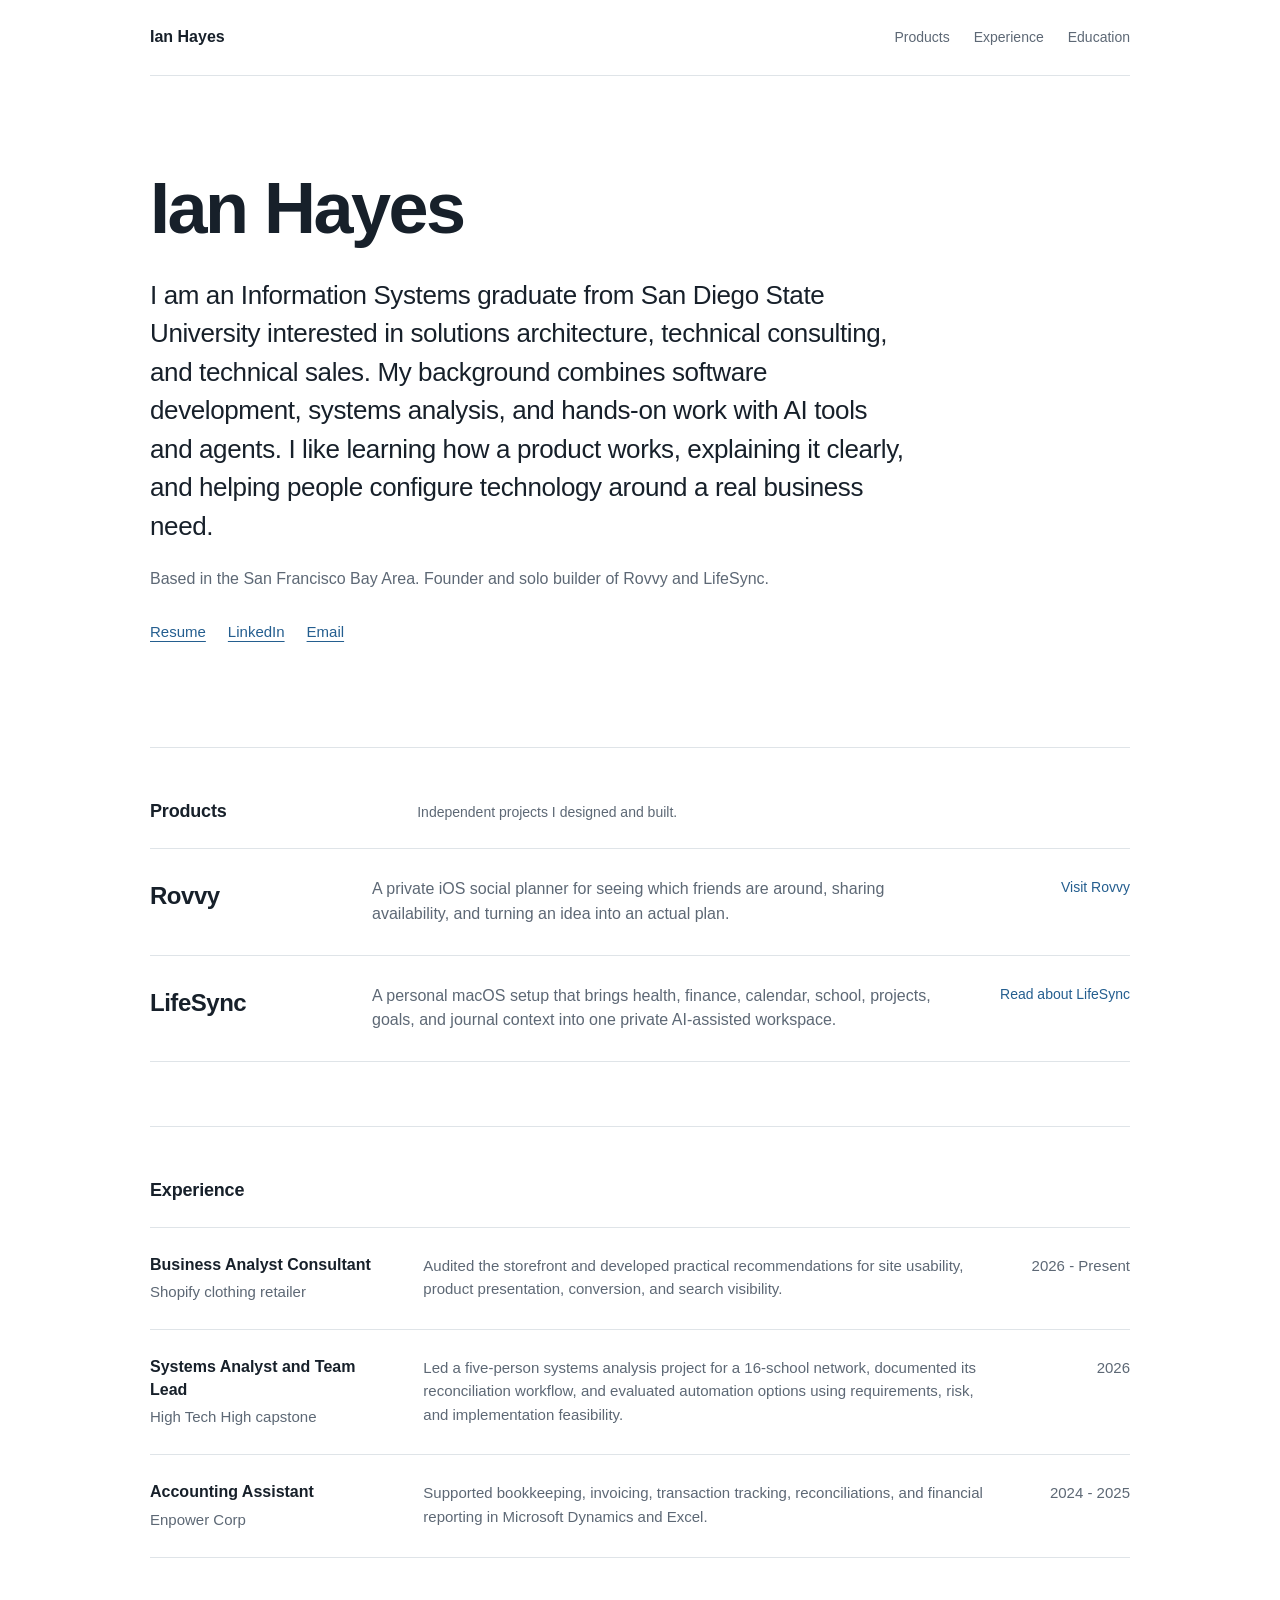
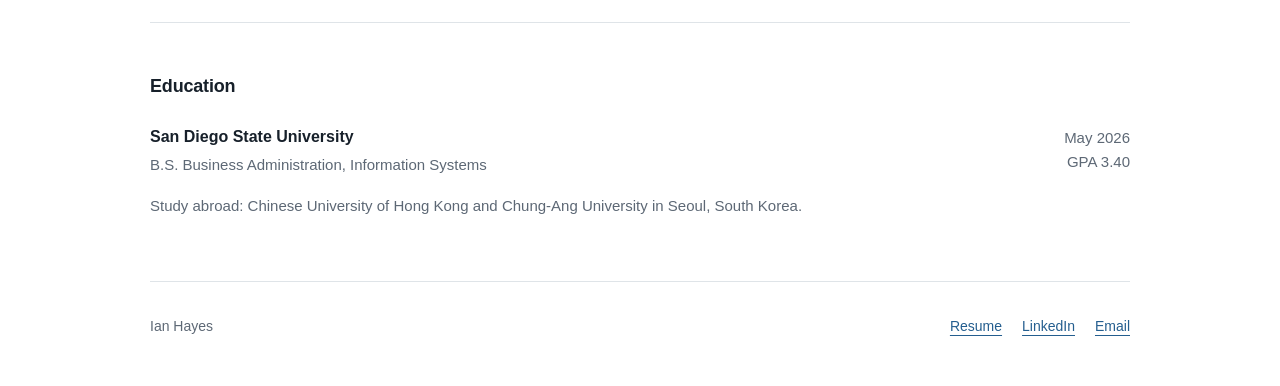
<file: index.html>
<!doctype html>
<html lang="en">
  <head>
    <meta charset="utf-8">
    <meta name="viewport" content="width=device-width, initial-scale=1">
    <title>Ian Hayes</title>
    <meta name="description" content="Ian Hayes is an Information Systems graduate and solo product builder interested in solutions architecture, technical consulting, and technical sales.">
    <link rel="canonical" href="https://ian-hayes.com/">
    <meta property="og:title" content="Ian Hayes">
    <meta property="og:description" content="Information Systems graduate, solo product builder, and founder of Rovvy and LifeSync.">
    <meta property="og:type" content="website">
    <meta property="og:url" content="https://ian-hayes.com/">
    <meta property="og:image" content="https://ian-hayes.com/og.png">
    <meta name="twitter:card" content="summary_large_image">
    <link rel="stylesheet" href="styles.css">
  </head>
  <body>
    <header class="site-header">
      <a class="wordmark" href="#top">Ian Hayes</a>
      <nav aria-label="Main navigation">
        <a href="#products">Products</a>
        <a href="#experience">Experience</a>
        <a href="#education">Education</a>
      </nav>
    </header>

    <main id="top">
      <section class="intro section-shell" aria-labelledby="intro-title">
        <h1 id="intro-title">Ian Hayes</h1>
        <p class="intro-copy">I am an Information Systems graduate from San Diego State University interested in solutions architecture, technical consulting, and technical sales. My background combines software development, systems analysis, and hands-on work with AI tools and agents. I like learning how a product works, explaining it clearly, and helping people configure technology around a real business need.</p>
        <p class="intro-detail">Based in the San Francisco Bay Area. Founder and solo builder of Rovvy and LifeSync.</p>
        <div class="primary-links" aria-label="Contact and resume links">
          <a href="Ian-Hayes-Resume.pdf">Resume</a>
          <a href="https://www.linkedin.com/in/ian-hayes-93920629b" target="_blank" rel="noreferrer">LinkedIn</a>
          <a href="mailto:hayesian66@gmail.com">Email</a>
        </div>
      </section>

      <section class="section-shell ruled-section" id="products">
        <div class="section-heading">
          <h2>Products</h2>
          <p>Independent projects I designed and built.</p>
        </div>
        <div class="product-list">
          <a class="product-row" href="https://rovvy.ian-hayes.com" target="_blank" rel="noreferrer">
            <span class="product-name">Rovvy</span>
            <span class="product-description">A private iOS social planner for seeing which friends are around, sharing availability, and turning an idea into an actual plan.</span>
            <span class="product-meta">Visit Rovvy</span>
          </a>
          <a class="product-row" href="lifesync/">
            <span class="product-name">LifeSync</span>
            <span class="product-description">A personal macOS setup that brings health, finance, calendar, school, projects, goals, and journal context into one private AI-assisted workspace.</span>
            <span class="product-meta">Read about LifeSync</span>
          </a>
        </div>
      </section>

      <section class="section-shell ruled-section" id="experience">
        <div class="section-heading"><h2>Experience</h2></div>
        <div class="experience-list">
          <article class="experience-row">
            <div><h3>Business Analyst Consultant</h3><p class="organization">Shopify clothing retailer</p></div>
            <p class="experience-description">Audited the storefront and developed practical recommendations for site usability, product presentation, conversion, and search visibility.</p>
            <p class="date">2026 - Present</p>
          </article>
          <article class="experience-row">
            <div><h3>Systems Analyst and Team Lead</h3><p class="organization">High Tech High capstone</p></div>
            <p class="experience-description">Led a five-person systems analysis project for a 16-school network, documented its reconciliation workflow, and evaluated automation options using requirements, risk, and implementation feasibility.</p>
            <p class="date">2026</p>
          </article>
          <article class="experience-row">
            <div><h3>Accounting Assistant</h3><p class="organization">Enpower Corp</p></div>
            <p class="experience-description">Supported bookkeeping, invoicing, transaction tracking, reconciliations, and financial reporting in Microsoft Dynamics and Excel.</p>
            <p class="date">2024 - 2025</p>
          </article>
        </div>
      </section>

      <section class="section-shell ruled-section" id="education">
        <div class="section-heading"><h2>Education</h2></div>
        <div class="education-row">
          <div><h3>San Diego State University</h3><p>B.S. Business Administration, Information Systems</p></div>
          <p>May 2026<br>GPA 3.40</p>
        </div>
        <p class="study-abroad">Study abroad: Chinese University of Hong Kong and Chung-Ang University in Seoul, South Korea.</p>
      </section>
    </main>

    <footer class="site-footer section-shell">
      <p>Ian Hayes</p>
      <div>
        <a href="Ian-Hayes-Resume.pdf">Resume</a>
        <a href="https://www.linkedin.com/in/ian-hayes-93920629b" target="_blank" rel="noreferrer">LinkedIn</a>
        <a href="mailto:hayesian66@gmail.com">Email</a>
      </div>
    </footer>
  </body>
</html>
</file>
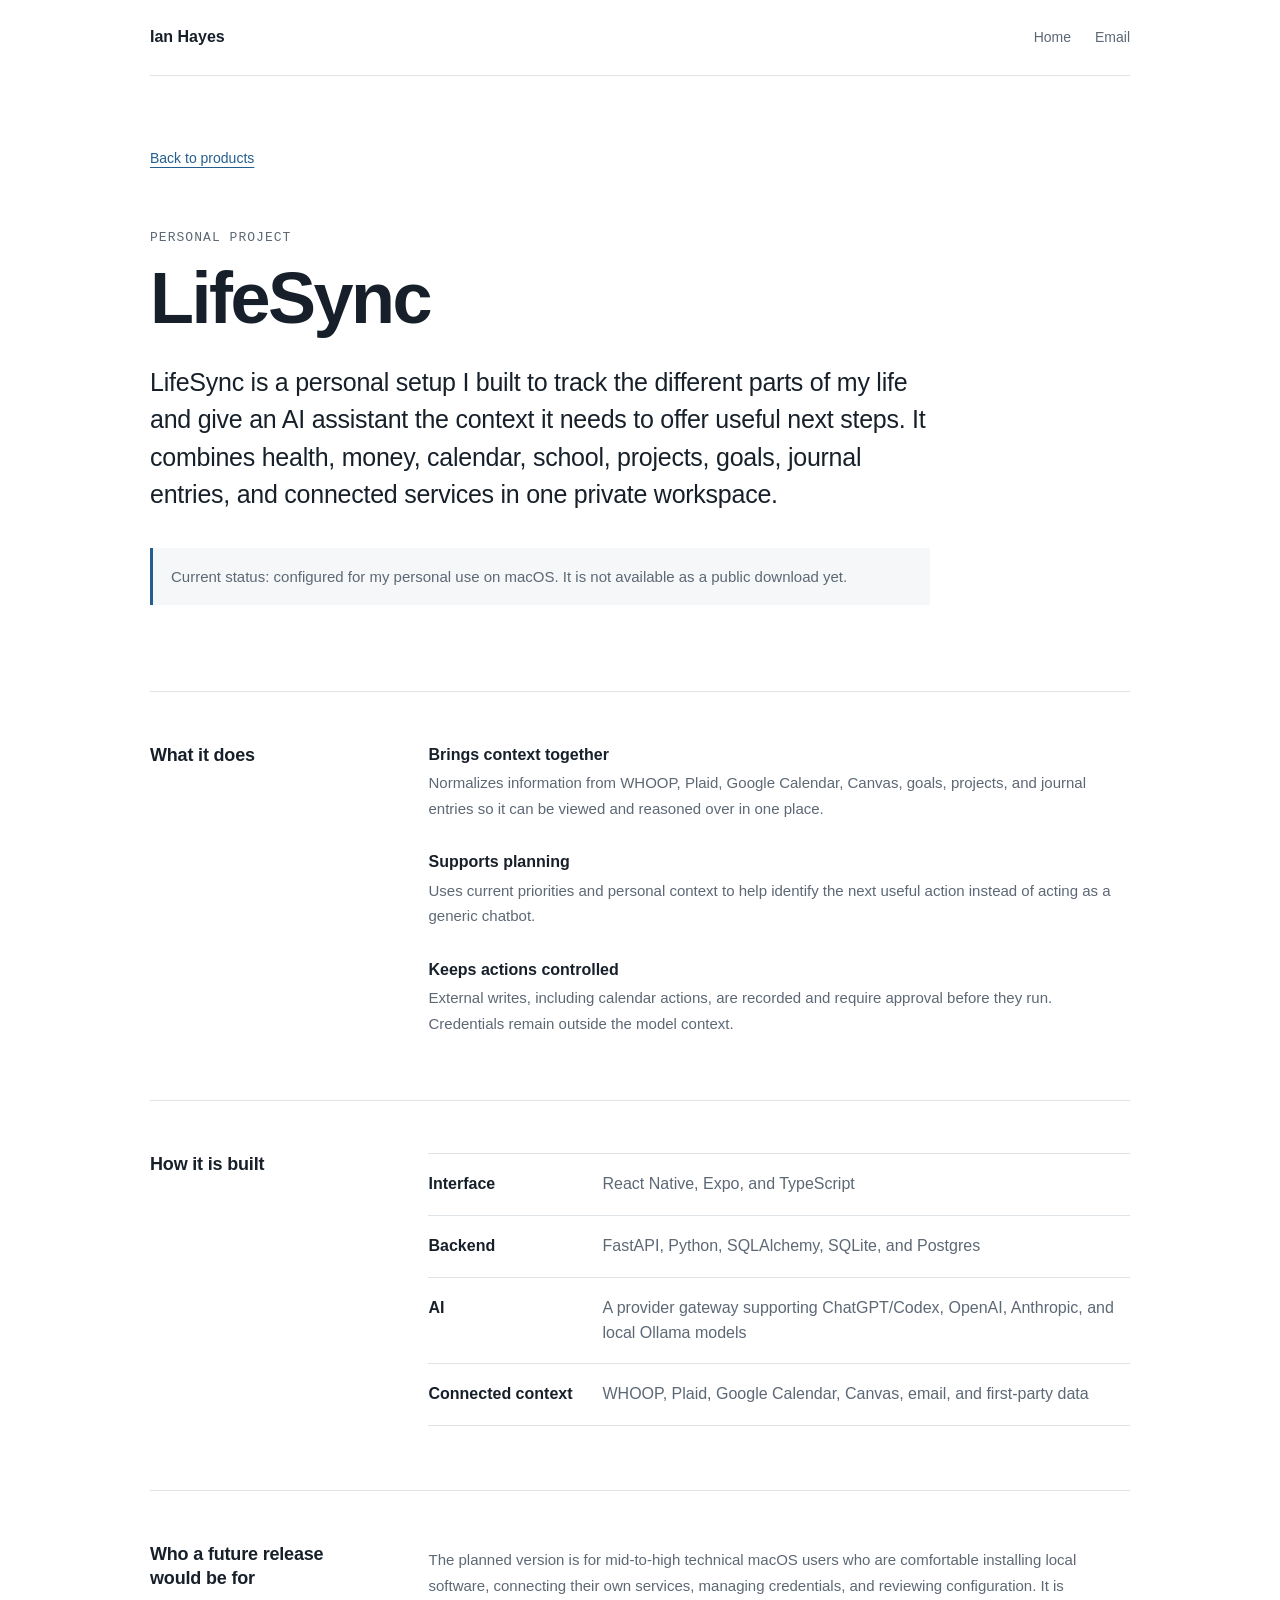
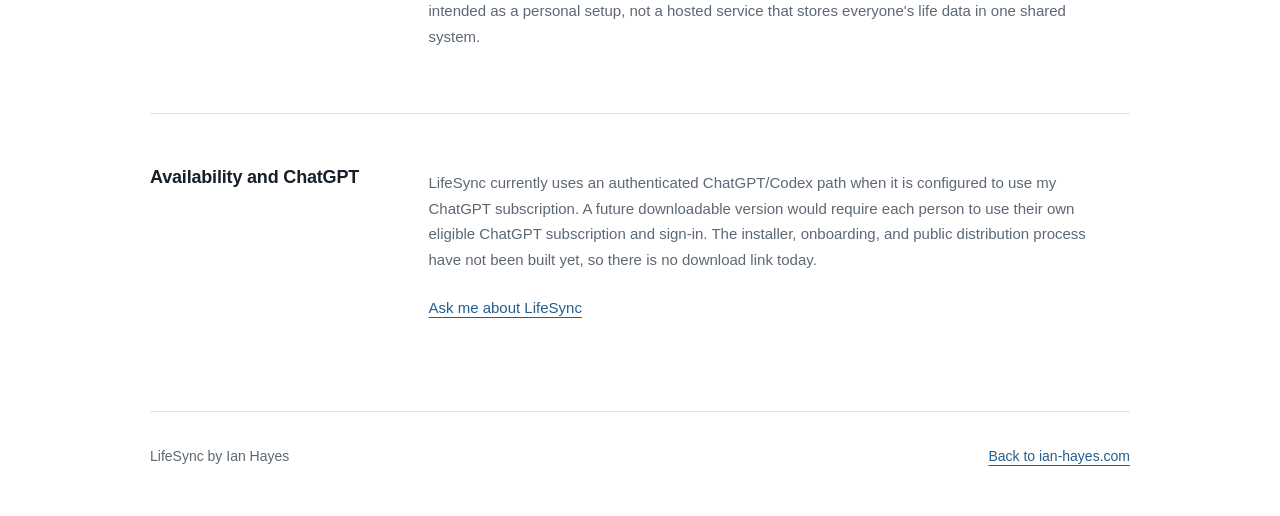
<file: lifesync/index.html>
<!doctype html>
<html lang="en">
  <head>
    <meta charset="utf-8">
    <meta name="viewport" content="width=device-width, initial-scale=1">
    <title>LifeSync | Ian Hayes</title>
    <meta name="description" content="LifeSync is Ian Hayes's personal macOS setup for bringing life data and AI-assisted planning into one private workspace.">
    <link rel="canonical" href="https://ian-hayes.com/lifesync/">
    <link rel="stylesheet" href="../styles.css">
  </head>
  <body>
    <header class="site-header">
      <a class="wordmark" href="../">Ian Hayes</a>
      <nav aria-label="LifeSync navigation">
        <a href="../">Home</a>
        <a href="mailto:hayesian66@gmail.com">Email</a>
      </nav>
    </header>

    <main class="product-page">
      <section class="product-intro section-shell">
        <a class="back-link" href="../">Back to products</a>
        <p class="eyebrow">Personal project</p>
        <h1>LifeSync</h1>
        <p class="product-lead">LifeSync is a personal setup I built to track the different parts of my life and give an AI assistant the context it needs to offer useful next steps. It combines health, money, calendar, school, projects, goals, journal entries, and connected services in one private workspace.</p>
        <p class="status-line">Current status: configured for my personal use on macOS. It is not available as a public download yet.</p>
      </section>

      <section class="section-shell product-detail-section">
        <h2>What it does</h2>
        <div class="detail-grid">
          <div><h3>Brings context together</h3><p>Normalizes information from WHOOP, Plaid, Google Calendar, Canvas, goals, projects, and journal entries so it can be viewed and reasoned over in one place.</p></div>
          <div><h3>Supports planning</h3><p>Uses current priorities and personal context to help identify the next useful action instead of acting as a generic chatbot.</p></div>
          <div><h3>Keeps actions controlled</h3><p>External writes, including calendar actions, are recorded and require approval before they run. Credentials remain outside the model context.</p></div>
        </div>
      </section>

      <section class="section-shell product-detail-section">
        <h2>How it is built</h2>
        <dl class="technical-list">
          <div><dt>Interface</dt><dd>React Native, Expo, and TypeScript</dd></div>
          <div><dt>Backend</dt><dd>FastAPI, Python, SQLAlchemy, SQLite, and Postgres</dd></div>
          <div><dt>AI</dt><dd>A provider gateway supporting ChatGPT/Codex, OpenAI, Anthropic, and local Ollama models</dd></div>
          <div><dt>Connected context</dt><dd>WHOOP, Plaid, Google Calendar, Canvas, email, and first-party data</dd></div>
        </dl>
      </section>

      <section class="section-shell product-detail-section">
        <h2>Who a future release would be for</h2>
        <p class="detail-copy">The planned version is for mid-to-high technical macOS users who are comfortable installing local software, connecting their own services, managing credentials, and reviewing configuration. It is intended as a personal setup, not a hosted service that stores everyone's life data in one shared system.</p>
      </section>

      <section class="section-shell product-detail-section availability">
        <h2>Availability and ChatGPT</h2>
        <div>
          <p class="detail-copy">LifeSync currently uses an authenticated ChatGPT/Codex path when it is configured to use my ChatGPT subscription. A future downloadable version would require each person to use their own eligible ChatGPT subscription and sign-in. The installer, onboarding, and public distribution process have not been built yet, so there is no download link today.</p>
          <a class="text-action" href="mailto:hayesian66@gmail.com?subject=LifeSync">Ask me about LifeSync</a>
        </div>
      </section>
    </main>

    <footer class="site-footer section-shell">
      <p>LifeSync by Ian Hayes</p>
      <a href="../">Back to ian-hayes.com</a>
    </footer>
  </body>
</html>
</file>
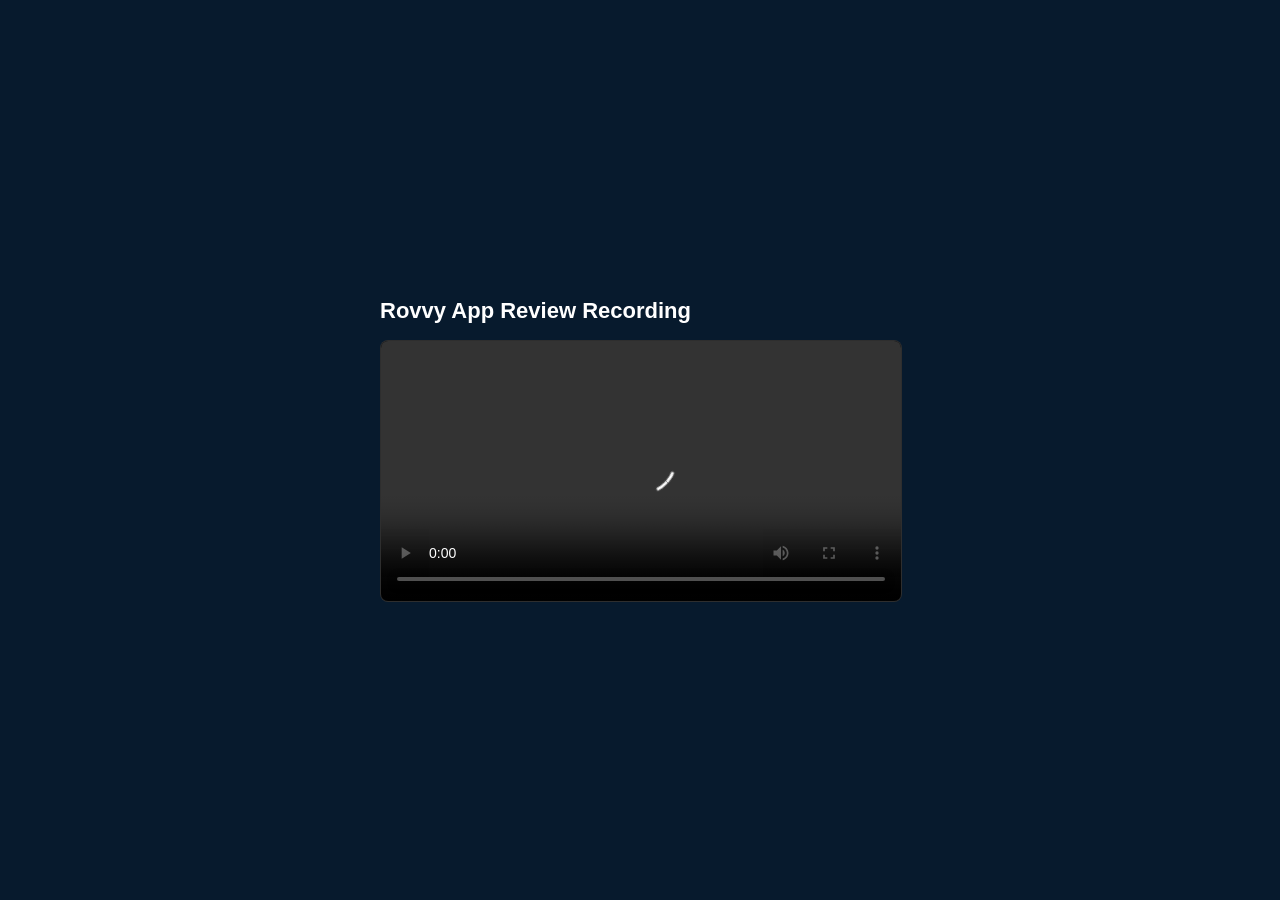
<file: review/608186fb-3031-4f61-8737-333f92a45630/index.html>
<!doctype html>
<html lang="en">
  <head>
    <meta charset="utf-8" />
    <meta name="viewport" content="width=device-width, initial-scale=1" />
    <meta name="robots" content="noindex, nofollow, noarchive" />
    <title>Rovvy App Review Recording</title>
    <style>
      :root {
        color-scheme: dark;
        font-family: -apple-system, BlinkMacSystemFont, "Segoe UI", sans-serif;
      }

      body {
        display: grid;
        min-height: 100vh;
        margin: 0;
        place-items: center;
        background: #071a2d;
      }

      main {
        width: min(92vw, 520px);
        padding: 28px 0;
      }

      h1 {
        margin: 0 0 16px;
        font-size: 22px;
        letter-spacing: 0;
      }

      video {
        display: block;
        width: 100%;
        max-height: 82vh;
        border: 1px solid rgb(255 255 255 / 18%);
        border-radius: 8px;
        background: #000;
      }
    </style>
  </head>
  <body>
    <main>
      <h1>Rovvy App Review Recording</h1>
      <video controls playsinline preload="metadata">
        <source src="rovvy-safety-review.mp4" type="video/mp4" />
        Your browser does not support HTML video playback.
      </video>
    </main>
  </body>
</html>
</file>
<file: styles.css>
:root {
  --background: #ffffff;
  --foreground: #17202a;
  --muted: #5d6875;
  --line: #dfe4e8;
  --link: #245e8f;
  --soft: #f5f7f8;
}

* {
  box-sizing: border-box;
}

html {
  scroll-behavior: smooth;
}

body {
  margin: 0;
  background: var(--background);
  color: var(--foreground);
  font-family: -apple-system, BlinkMacSystemFont, "Segoe UI", Arial, Helvetica, sans-serif;
  line-height: 1.55;
  -webkit-font-smoothing: antialiased;
}

a {
  color: inherit;
}

.site-header,
.section-shell {
  width: min(100% - 40px, 980px);
  margin-inline: auto;
}

.site-header {
  min-height: 76px;
  display: flex;
  align-items: center;
  justify-content: space-between;
  gap: 24px;
  border-bottom: 1px solid var(--line);
}

.wordmark {
  font-size: 16px;
  font-weight: 700;
  text-decoration: none;
}

.site-header nav {
  display: flex;
  gap: 24px;
  font-size: 14px;
}

.site-header nav a,
.primary-links a,
.site-footer a,
.back-link,
.text-action {
  color: var(--link);
  text-underline-offset: 4px;
  text-decoration-thickness: 1px;
}

.site-header nav a {
  color: var(--muted);
  text-decoration: none;
}

.site-header nav a:hover,
.site-header nav a:focus-visible,
.product-row:hover .product-name,
.product-row:focus-visible .product-name {
  color: var(--link);
}

.intro {
  padding-block: 96px 104px;
}

.intro h1,
.product-intro h1 {
  margin: 0;
  font-size: clamp(44px, 7vw, 72px);
  line-height: 1;
  letter-spacing: -0.035em;
}

.intro-copy {
  max-width: 760px;
  margin: 32px 0 0;
  font-size: clamp(20px, 2.7vw, 26px);
  line-height: 1.48;
  letter-spacing: -0.015em;
}

.intro-detail {
  max-width: 680px;
  margin: 22px 0 0;
  color: var(--muted);
  font-size: 16px;
}

.primary-links {
  display: flex;
  flex-wrap: wrap;
  gap: 22px;
  margin-top: 28px;
  font-size: 15px;
}

.ruled-section,
.product-detail-section {
  border-top: 1px solid var(--line);
  padding-block: 52px 64px;
}

.section-heading {
  display: grid;
  grid-template-columns: minmax(160px, 0.33fr) 1fr;
  gap: 32px;
  align-items: baseline;
  margin-bottom: 24px;
}

.section-heading h2,
.product-detail-section h2 {
  margin: 0;
  font-size: 18px;
  line-height: 1.3;
  letter-spacing: -0.01em;
}

.section-heading p {
  margin: 0;
  color: var(--muted);
  font-size: 14px;
}

.product-list,
.experience-list {
  border-top: 1px solid var(--line);
}

.product-row {
  display: grid;
  grid-template-columns: minmax(160px, 0.33fr) minmax(0, 1fr) 150px;
  gap: 32px;
  align-items: start;
  padding: 28px 0;
  border-bottom: 1px solid var(--line);
  text-decoration: none;
}

.product-name {
  font-size: 24px;
  font-weight: 650;
  letter-spacing: -0.02em;
}

.product-description {
  color: var(--muted);
  font-size: 16px;
}

.product-meta {
  color: var(--link);
  font-size: 14px;
  text-align: right;
}

.experience-row {
  display: grid;
  grid-template-columns: minmax(190px, 0.42fr) minmax(0, 1fr) 100px;
  gap: 32px;
  align-items: start;
  padding: 26px 0;
  border-bottom: 1px solid var(--line);
}

.experience-row h3,
.education-row h3,
.detail-grid h3 {
  margin: 0;
  font-size: 16px;
  line-height: 1.4;
}

.organization,
.experience-description,
.date,
.education-row p,
.study-abroad,
.detail-grid p,
.detail-copy {
  margin: 4px 0 0;
  color: var(--muted);
  font-size: 15px;
}

.experience-description,
.date {
  margin-top: 0;
}

.date {
  text-align: right;
}

.education-row {
  display: grid;
  grid-template-columns: 1fr 170px;
  gap: 32px;
  padding-top: 4px;
}

.education-row > p {
  margin-top: 0;
  text-align: right;
}

.study-abroad {
  max-width: 680px;
  margin-top: 18px;
}

.site-footer {
  display: flex;
  align-items: center;
  justify-content: space-between;
  gap: 24px;
  padding-block: 34px 48px;
  border-top: 1px solid var(--line);
  color: var(--muted);
  font-size: 14px;
}

.site-footer p {
  margin: 0;
}

.site-footer div {
  display: flex;
  gap: 20px;
}

.product-page {
  min-height: 70vh;
}

.product-intro {
  padding-block: 70px 86px;
}

.back-link {
  display: inline-block;
  margin-bottom: 58px;
  font-size: 14px;
}

.eyebrow {
  margin: 0 0 14px;
  color: var(--muted);
  font-family: "SFMono-Regular", Consolas, "Liberation Mono", monospace;
  font-size: 13px;
  text-transform: uppercase;
  letter-spacing: 0.08em;
}

.product-lead {
  max-width: 780px;
  margin: 30px 0 0;
  font-size: clamp(20px, 2.6vw, 25px);
  line-height: 1.5;
  letter-spacing: -0.01em;
}

.status-line {
  max-width: 780px;
  margin: 34px 0 0;
  padding: 17px 18px;
  border-left: 3px solid var(--link);
  background: var(--soft);
  color: var(--muted);
  font-size: 15px;
}

.product-detail-section {
  display: grid;
  grid-template-columns: minmax(190px, 0.32fr) minmax(0, 1fr);
  gap: 54px;
}

.detail-grid {
  display: grid;
  gap: 30px;
}

.detail-grid p,
.detail-copy {
  max-width: 690px;
  line-height: 1.7;
}

.technical-list {
  margin: 0;
  border-top: 1px solid var(--line);
}

.technical-list > div {
  display: grid;
  grid-template-columns: 150px 1fr;
  gap: 24px;
  padding: 18px 0;
  border-bottom: 1px solid var(--line);
}

.technical-list dt {
  font-weight: 650;
}

.technical-list dd {
  margin: 0;
  color: var(--muted);
}

.availability {
  padding-bottom: 90px;
}

.text-action {
  display: inline-block;
  margin-top: 24px;
  font-size: 15px;
}

@media (max-width: 720px) {
  .site-header {
    min-height: 68px;
  }

  .site-header nav {
    gap: 15px;
  }

  .site-header nav a:nth-child(2) {
    display: none;
  }

  .intro {
    padding-block: 72px 78px;
  }

  .section-heading,
  .product-detail-section {
    grid-template-columns: 1fr;
    gap: 22px;
  }

  .product-row,
  .experience-row {
    grid-template-columns: 1fr;
    gap: 10px;
  }

  .product-meta,
  .date {
    text-align: left;
  }

  .education-row {
    grid-template-columns: 1fr;
    gap: 12px;
  }

  .education-row > p {
    text-align: left;
  }

  .product-intro {
    padding-block: 52px 66px;
  }

  .back-link {
    margin-bottom: 46px;
  }
}

@media (max-width: 480px) {
  .site-header,
  .section-shell {
    width: min(100% - 30px, 980px);
  }

  .site-header nav a:nth-child(3) {
    display: none;
  }

  .site-footer {
    align-items: flex-start;
    flex-direction: column;
  }

  .technical-list > div {
    grid-template-columns: 1fr;
    gap: 6px;
  }
}

@media (prefers-reduced-motion: reduce) {
  html {
    scroll-behavior: auto;
  }
}

@media print {
  .site-header,
  .site-footer {
    display: none;
  }
}
</file>
